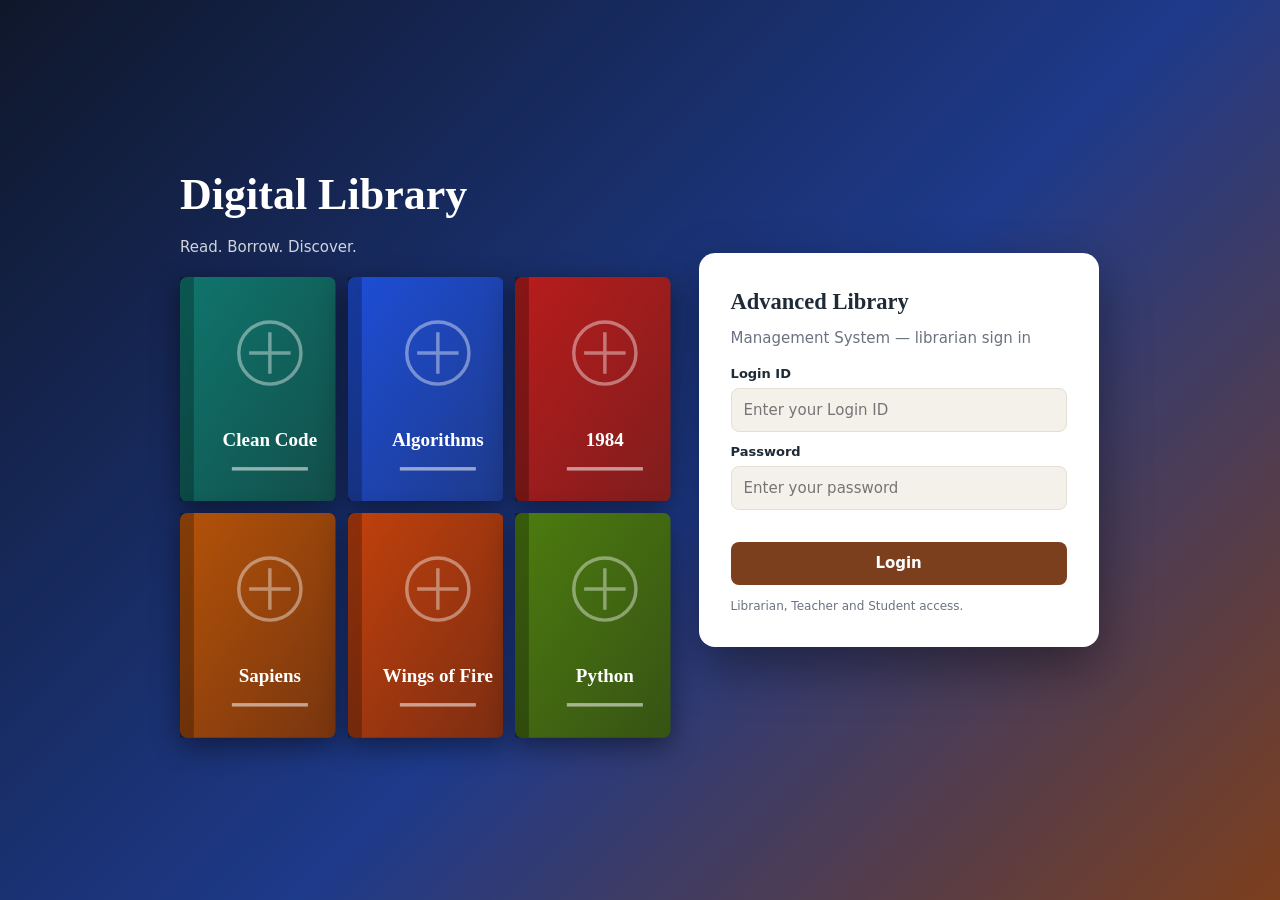
<file: index.html>
<!DOCTYPE html>
<html lang="en">
<head>
<meta charset="utf-8">
<meta name="viewport" content="width=device-width, initial-scale=1, viewport-fit=cover">
<title>Advanced Library Management System</title>
<style>
:root{--bg:#f4f1ea;--card:#fff;--ink:#1f2a37;--mut:#6b7280;--pri:#7c3f1d;--pri2:#a4582a;--line:#e5dfd3;--ok:#1b7f4c;--bad:#b42318;--warn:#b7791f;--side:#2b1a10;
box-sizing:border-box;padding-top:env(safe-area-inset-top,0px);padding-bottom:env(safe-area-inset-bottom,0px)}
@media (prefers-color-scheme:dark){:root:not([data-theme="light"]){--bg:#17120e;--card:#221b15;--ink:#f1e9df;--mut:#a89b8c;--line:#3a2f26;--side:#0f0b08;--pri:#d08a54;--pri2:#e3a16b}}
:root[data-theme="dark"]{--bg:#17120e;--card:#221b15;--ink:#f1e9df;--mut:#a89b8c;--line:#3a2f26;--side:#0f0b08;--pri:#d08a54;--pri2:#e3a16b}
html{scroll-padding-top:env(safe-area-inset-top,0px)}
*{box-sizing:border-box}body{margin:0;background:var(--bg);color:var(--ink);font:15px/1.5 system-ui,-apple-system,"Segoe UI",Roboto,sans-serif}
h1,h2,h3{font-family:Georgia,"Times New Roman",serif;margin:0 0 .5rem}
#login{min-height:100vh;display:grid;place-items:center;padding:20px;background:linear-gradient(135deg,#0f172a,#1e3a8a 55%,#7c3f1d)}
.lbox{background:var(--card);border-radius:16px;padding:32px;width:100%;max-width:400px;box-shadow:0 20px 50px #0006;animation:up .5s}
.shelf{display:flex;gap:4px;align-items:flex-end;height:60px;margin-bottom:14px;border-bottom:5px solid var(--pri)}
.shelf i{display:block;width:16px;border-radius:2px 2px 0 0;background:var(--pri2)}
@keyframes up{from{opacity:0;transform:translateY(14px)}to{opacity:1;transform:none}}
label{display:block;font-weight:600;margin:10px 0 4px;font-size:13px}
input,select{width:100%;padding:10px 12px;border:1px solid var(--line);border-radius:8px;background:var(--bg);color:var(--ink);font:inherit}
input:focus,select:focus,button:focus-visible{outline:2px solid var(--pri2);outline-offset:1px}
.btn{background:var(--pri);color:#fff;border:0;border-radius:8px;padding:10px 16px;font:inherit;font-weight:600;cursor:pointer;transition:.15s}
.btn:hover{background:var(--pri2);transform:translateY(-1px)}.btn.sm{padding:5px 10px;font-size:13px}.btn.ghost{background:transparent;color:var(--pri);border:1px solid var(--pri)}.btn.red{background:var(--bad)}
.err{color:var(--bad);font-size:13px;min-height:18px;margin-top:8px}
#app{display:none;min-height:100vh}
aside{position:fixed;inset:0 auto 0 0;width:220px;background:var(--side);color:#eadfd2;padding:18px 12px;padding-top:calc(18px + env(safe-area-inset-top,0px));z-index:20;transition:.25s}
aside h2{color:#fff;font-size:17px;padding:0 8px 14px}
aside a{display:block;padding:10px 12px;border-radius:8px;color:inherit;text-decoration:none;margin-bottom:2px}
aside a:hover,aside a.on{background:#ffffff1f;color:#fff}
main{margin-left:220px;padding:20px}
.top{display:flex;align-items:center;gap:12px;justify-content:space-between;margin-bottom:16px;flex-wrap:wrap}
#menu{display:none}
.grid{display:grid;grid-template-columns:repeat(auto-fit,minmax(170px,1fr));gap:14px;margin-bottom:18px}
.card{background:var(--card);border:1px solid var(--line);border-radius:12px;padding:16px}
.stat b{font-size:28px;display:block;font-family:Georgia,serif}.stat span{color:var(--mut);font-size:13px}
.bar{display:flex;gap:10px;flex-wrap:wrap;margin-bottom:12px}.bar>*{flex:1;min-width:130px}
.tw{overflow-x:auto}table{width:100%;border-collapse:collapse}
th,td{text-align:left;padding:9px 10px;border-bottom:1px solid var(--line);white-space:nowrap;font-size:14px}
th{color:var(--mut);font-size:12px;text-transform:uppercase;letter-spacing:.04em;cursor:pointer}
.tag{padding:2px 9px;border-radius:99px;font-size:12px;font-weight:600;background:#0001}
.Available,.Returned,.Active{color:var(--ok)}.Issued{color:var(--warn)}.Overdue,.Unavailable,.Inactive{color:var(--bad)}
dialog{border:0;border-radius:14px;padding:22px;width:min(480px,94vw);background:var(--card);color:var(--ink)}
dialog::backdrop{background:#0008}
#toast{position:fixed;right:16px;bottom:calc(16px + env(safe-area-inset-bottom,0px));padding:12px 18px;border-radius:10px;color:#fff;display:none;z-index:50;animation:up .3s}
.chart{display:flex;align-items:center;gap:8px;margin:6px 0;font-size:13px}.chart div{height:18px;border-radius:4px;background:var(--pri2);min-width:4px;transition:width .6s}
#thanks{display:none;min-height:100vh;place-items:center;text-align:center;padding:20px;background:linear-gradient(135deg,#2b1a10,#7c3f1d);color:#fff}
#thanks h1{font-size:clamp(44px,12vw,88px)}
@media(max-width:800px){aside{transform:translateX(-100%)}aside.open{transform:none}main{margin-left:0;padding:14px}#menu{display:inline-block}}
.lwrap{display:grid;grid-template-columns:1.1fr .9fr;gap:28px;align-items:center;max-width:920px;width:100%}
.hero{color:#fff}.hero h2{font-size:clamp(28px,5vw,44px);color:#fff}.hero p{opacity:.8;margin:0 0 18px}
#covers{display:grid;grid-template-columns:repeat(3,1fr);gap:12px}
.cov{width:100%;filter:drop-shadow(0 8px 14px #0007);animation:up .6s both;transition:.2s}.cov:hover{transform:translateY(-6px) rotate(-2deg)}
.ro .edit{display:none!important}.tch td.edit.t{display:table-cell!important}.tch button.edit.t{display:inline-block!important}
@media(max-width:800px){.lwrap{grid-template-columns:1fr}#covers{grid-template-columns:repeat(6,1fr);gap:6px}}
.th{display:inline-grid;place-items:center;width:28px;height:40px;border-radius:2px 4px 4px 2px;background:linear-gradient(135deg,var(--a),var(--b));color:#fff;font:700 10px Georgia,serif;border-left:4px solid #0005;margin-right:8px;vertical-align:middle}
.strip{display:grid;grid-template-columns:repeat(6,1fr);gap:10px;max-width:560px}
</style>
</head>
<body>

<section id="login"><div class="lwrap"><div class="hero"><h2>Digital Library</h2><p>Read. Borrow. Discover.</p><div id="covers"></div></div>
 <div class="lbox">
  <h1>Advanced Library</h1><p style="color:var(--mut);margin-top:0">Management System &mdash; librarian sign in</p>
  <label for="lid">Login ID</label>
  <input id="lid" autocomplete="username" placeholder="Enter your Login ID" onkeydown="if(event.key==='Enter')$('lpw').focus()">
  <label for="lpw">Password</label>
  <input id="lpw" type="password" autocomplete="current-password" placeholder="Enter your password" onkeydown="if(event.key==='Enter')login()">
  <div class="err" id="lerr" role="alert"></div>
  <button class="btn" style="width:100%;margin-top:6px" onclick="login()">Login</button>
  <p style="color:var(--mut);font-size:12px;margin-bottom:0">Librarian, Teacher and Student access.</p>
 </div></div>
</section>

<div id="app">
 <aside id="side"><h2>📚 Advanced Library</h2><nav id="nav"></nav></aside>
 <main>
  <div class="top"><div><button class="btn ghost sm" id="menu" onclick="side.classList.toggle('open')" aria-label="Menu">☰ Menu</button> <span id="crumb" style="color:var(--mut)"></span></div>
  <span style="color:var(--mut)">Signed in as <b id="who"></b></span></div>
  <div id="view"></div>
 </main>
</div>

<section id="thanks"><div><h1>Thank You</h1><p>Thank you for using the Advanced Library Management System.</p><button class="btn" onclick="showLogin()">Back to Login</button></div></section>

<dialog id="dlg"><form id="dform" onsubmit="return false"><h3 id="dt"></h3><div id="df"></div><div class="err" id="derr"></div><div style="display:flex;gap:8px;justify-content:flex-end;margin-top:12px"><button type="button" class="btn ghost" onclick="dlg.close()">Cancel</button><button class="btn" id="dsave">Save</button></div></form></dialog>
<div id="toast" role="status"></div>

<script>
const $=id=>document.getElementById(id);
const esc=s=>String(s??'').replace(/[&<>"']/g,c=>({'&':'&amp;','<':'&lt;','>':'&gt;','"':'&quot;',"'":'&#39;'}[c]));
const iso=d=>d.toISOString().slice(0,10);
const today=()=>iso(new Date());
const plus=n=>{const d=new Date();d.setDate(d.getDate()+n);return iso(d)};
const days=(a,b)=>Math.round((new Date(b)-new Date(a))/864e5);
const K='alms_v2';

/* ---------- Data layer (lists, dicts, sets, stack, queue) ---------- */
function seed(){const s=seed0();s.members.forEach((m,i)=>m.pid='P'+(1001+i));s.books.forEach(b=>b.handler='Anish');s.tot={books:5000,avail:3500,members:5000,fine:800};return s}
function seed0(){
 const b=(id,isbn,title,author,cat,pub,yr,q,a,sh)=>({id,isbn,title,author,category:cat,publisher:pub,year:yr,qty:q,avail:a,shelf:sh});
 return{fine:5,seq:{b:9,m:6,t:5},
 books:[b('B001','9780132350884','Clean Code','Robert C. Martin','Programming','Prentice Hall',2008,4,3,'A1'),
 b('B002','9780262033848','Introduction to Algorithms','T. H. Cormen','Computer Science','MIT Press',2009,3,2,'A2'),
 b('B003','9780451524935','1984','George Orwell','Fiction','Signet',1950,5,5,'C3'),
 b('B004','9780060935467','To Kill a Mockingbird','Harper Lee','Fiction','Harper',1960,3,3,'C4'),
 b('B005','9788129135520','Wings of Fire','A. P. J. Abdul Kalam','Biography','Universities Press',1999,4,3,'D1'),
 b('B006','9780321573513','Algorithms','Robert Sedgewick','Computer Science','Addison-Wesley',2011,2,2,'A3'),
 b('B007','9780143127741','Sapiens','Yuval N. Harari','History','Penguin',2015,3,3,'E2'),
 b('B008','9781593279288','Python Crash Course','Eric Matthes','Programming','No Starch',2019,4,4,'A1')],
 members:[{id:'M001',name:'Anish Kumar',email:'anish@example.com',phone:'9876500001',address:'Ahilyanagar',date:'2026-01-10',status:'Active'},
 {id:'M002',name:'Priya Sharma',email:'priya@example.com',phone:'9876500002',address:'Pune',date:'2026-02-14',status:'Active'},
 {id:'M003',name:'Rahul Patil',email:'rahul@example.com',phone:'9876500003',address:'Mumbai',date:'2026-03-01',status:'Active'},
 {id:'M004',name:'Sneha Joshi',email:'sneha@example.com',phone:'9876500004',address:'Nashik',date:'2026-04-20',status:'Active'},
 {id:'M005',name:'Vikram Singh',email:'vikram@example.com',phone:'9876500005',address:'Delhi',date:'2026-05-05',status:'Inactive'}],
 tx:[{id:'T001',bookId:'B001',memberId:'M002',issue:plus(-25),due:plus(-11),ret:plus(-8),fine:15},
 {id:'T002',bookId:'B002',memberId:'M001',issue:plus(-20),due:plus(-6),ret:'',fine:0},
 {id:'T003',bookId:'B005',memberId:'M003',issue:plus(-3),due:plus(11),ret:'',fine:0},
 {id:'T004',bookId:'B001',memberId:'M004',issue:plus(-2),due:plus(12),ret:'',fine:0}]};
}
let S=null;try{S=JSON.parse(localStorage.getItem(K))}catch(e){}
if(!S||!S.books)S=seed();
const save=()=>{try{localStorage.setItem(K,JSON.stringify(S))}catch(e){}};
const dict=(arr,k='id')=>Object.fromEntries(arr.map(x=>[x[k],x]));            // dictionary for O(1) lookup
const categories=()=>[...new Set(S.books.map(b=>b.category))].sort();          // set for unique categories
const nextId=(p,k)=>p+String(S.seq[k]++).padStart(3,'0');
const undoStack=[];                                                             // stack of recent actions
const pending=[];                                                               // queue of pending notifications
const log=m=>{undoStack.push([new Date().toLocaleTimeString(),m]);if(undoStack.length>8)undoStack.shift()};
const CAT=`To Kill a Mockingbird|Harper Lee|Classics
1984|George Orwell|Fiction
Pride and Prejudice|Jane Austen|Romance
The Alchemist|Paulo Coelho|Fiction
The Hobbit|J. R. R. Tolkien|Fantasy
Harry Potter and the Philosopher's Stone|J. K. Rowling|Fantasy
The Lord of the Rings|J. R. R. Tolkien|Fantasy
The Catcher in the Rye|J. D. Salinger|Fiction
Animal Farm|George Orwell|Fiction
Jane Eyre|Charlotte Brontë|Classics
Wuthering Heights|Emily Brontë|Classics
Little Women|Louisa May Alcott|Classics
The Kite Runner|Khaled Hosseini|Fiction
The Book Thief|Markus Zusak|Fiction
The Da Vinci Code|Dan Brown|Mystery
Angels & Demons|Dan Brown|Mystery
The Fault in Our Stars|John Green|Young Adult
The Hunger Games|Suzanne Collins|Young Adult
Catching Fire|Suzanne Collins|Young Adult
Mockingjay|Suzanne Collins|Young Adult
The Chronicles of Narnia|C. S. Lewis|Fantasy
The Secret Garden|Frances Hodgson Burnett|Children
The Little Prince|Antoine de Saint-Exupéry|Children
The Old Man and the Sea|Ernest Hemingway|Classics
Moby-Dick|Herman Melville|Classics
Great Expectations|Charles Dickens|Classics
Oliver Twist|Charles Dickens|Classics
A Tale of Two Cities|Charles Dickens|Classics
David Copperfield|Charles Dickens|Classics
The Adventures of Tom Sawyer|Mark Twain|Classics
The Adventures of Huckleberry Finn|Mark Twain|Classics
Robinson Crusoe|Daniel Defoe|Adventure
Treasure Island|Robert Louis Stevenson|Adventure
Around the World in Eighty Days|Jules Verne|Adventure
The Time Machine|H. G. Wells|Science Fiction
War of the Worlds|H. G. Wells|Science Fiction
Frankenstein|Mary Shelley|Horror
Dracula|Bram Stoker|Horror
The Picture of Dorian Gray|Oscar Wilde|Classics
The Alchemist's Secret|Scott Mariani|Mystery
The Silent Patient|Alex Michaelides|Mystery
The Midnight Library|Matt Haig|Fiction
The Seven Husbands of Evelyn Hugo|Taylor Jenkins Reid|Fiction
Where the Crawdads Sing|Delia Owens|Fiction
Educated|Tara Westover|Biography
Becoming|Michelle Obama|Biography
Atomic Habits|James Clear|Self-Help
The Power of Habit|Charles Duhigg|Self-Help
Think and Grow Rich|Napoleon Hill|Self-Help
Rich Dad Poor Dad|Robert Kiyosaki|Finance
The Psychology of Money|Morgan Housel|Finance
The 7 Habits of Highly Effective People|Stephen R. Covey|Self-Help
How to Win Friends and Influence People|Dale Carnegie|Self-Help
Deep Work|Cal Newport|Self-Help
The Power of Now|Eckhart Tolle|Self-Help
Man's Search for Meaning|Viktor E. Frankl|Philosophy
Ikigai|Héctor García|Self-Help
Sapiens|Yuval Noah Harari|History
Homo Deus|Yuval Noah Harari|History
A Brief History of Time|Stephen Hawking|Science
Cosmos|Carl Sagan|Science
The Selfish Gene|Richard Dawkins|Science
Silent Spring|Rachel Carson|Science
The Origin of Species|Charles Darwin|Science
The Art of War|Sun Tzu|Philosophy
The Republic|Plato|Philosophy
Meditations|Marcus Aurelius|Philosophy
The Odyssey|Homer|Classics
The Iliad|Homer|Classics
Don Quixote|Miguel de Cervantes|Classics
The Divine Comedy|Dante Alighieri|Classics
The Count of Monte Cristo|Alexandre Dumas|Adventure
Les Misérables|Victor Hugo|Classics
The Three Musketeers|Alexandre Dumas|Adventure
The Call of the Wild|Jack London|Adventure
White Fang|Jack London|Adventure
The Jungle Book|Rudyard Kipling|Children
Alice's Adventures in Wonderland|Lewis Carroll|Children
Through the Looking-Glass|Lewis Carroll|Children
Peter Pan|J. M. Barrie|Children
The Wonderful Wizard of Oz|L. Frank Baum|Children
Charlie and the Chocolate Factory|Roald Dahl|Children
Matilda|Roald Dahl|Children
The Giver|Lois Lowry|Young Adult
The Maze Runner|James Dashner|Young Adult
Divergent|Veronica Roth|Young Adult
The Perks of Being a Wallflower|Stephen Chbosky|Young Adult
Looking for Alaska|John Green|Young Adult
Paper Towns|John Green|Young Adult
Tuesdays with Morrie|Mitch Albom|Biography
The Five People You Meet in Heaven|Mitch Albom|Fiction
The Monk Who Sold His Ferrari|Robin Sharma|Self-Help
Wings of Fire|A. P. J. Abdul Kalam|Biography
The Guide|R. K. Narayan|Fiction
Train to Pakistan|Khushwant Singh|Fiction
Malgudi Days|R. K. Narayan|Fiction`;
function addCatalog(){if(S.tot.fine==null)S.tot.fine=800;if(S.cat)return;const have=new Set(S.books.map(b=>b.title.toLowerCase()));let n=0;
 CAT.split('\n').forEach(l=>{const [t,a,c]=l.split('|');if(!t||have.has(t.toLowerCase()))return;const id=nextId('B','b');S.books.push({id,isbn:'ISBN-'+id,title:t,author:a,category:c,publisher:'—',year:'',qty:5,avail:5,shelf:'S'+(n%20+1),handler:'Anish'});have.add(t.toLowerCase());n++});S.cat=1;save()}
addCatalog();
const CAT2=`Classics::The Great Gatsby|To Kill a Mockingbird|1984|Pride and Prejudice|Jane Eyre|Wuthering Heights|Little Women|Great Expectations|Oliver Twist|A Tale of Two Cities|David Copperfield|The Old Man and the Sea|Moby-Dick|The Catcher in the Rye|The Grapes of Wrath|The Scarlet Letter|The Adventures of Tom Sawyer|The Adventures of Huckleberry Finn|Robinson Crusoe|Treasure Island|The Secret Garden|The Picture of Dorian Gray|Dracula|Frankenstein|The Call of the Wild|White Fang|The Jungle Book|Alice's Adventures in Wonderland|Through the Looking-Glass|Peter Pan|The Wonderful Wizard of Oz|Don Quixote|The Count of Monte Cristo|Les Misérables|The Three Musketeers|The Odyssey|The Iliad|The Divine Comedy|The Republic|Meditations|Crime and Punishment|The Brothers Karamazov|Anna Karenina|War and Peace|The Idiot|Fathers and Sons|Madame Bovary|The Stranger|The Plague|The Metamorphosis
Modern Fiction::The Alchemist|The Kite Runner|A Thousand Splendid Suns|The Book Thief|The Da Vinci Code|Angels & Demons|Inferno|The Lost Symbol|The Girl with the Dragon Tattoo|The Girl Who Played with Fire|The Girl Who Kicked the Hornets' Nest|The Silent Patient|The Midnight Library|Where the Crawdads Sing|The Seven Husbands of Evelyn Hugo|The Night Circus|The Goldfinch|Normal People|Little Fires Everywhere|The Vanishing Half|The Underground Railroad|The Road|Life of Pi|The Curious Incident of the Dog in the Night-Time|The Lovely Bones|The Help|The Secret History|The Shadow of the Wind|The Name of the Rose|The Pillars of the Earth|The Book of Lost Things|The Ocean at the End of the Lane|Neverwhere|American Gods|Good Omens|The Martian|Project Hail Mary|Ready Player One|Cloud Atlas|Station Eleven|The Handmaid's Tale|The Testaments|The Road to Little Dribbling|The Invisible Life of Addie LaRue|The House in the Cerulean Sea|The Song of Achilles|Circe|The Priory of the Orange Tree|The Invisible Man|The Time Traveler's Wife
Mystery & Thriller::The Hound of the Baskervilles|A Study in Scarlet|The Sign of Four|The Murder of Roger Ackroyd|Murder on the Orient Express|Death on the Nile|And Then There Were None|The ABC Murders|The Mysterious Affair at Styles|Five Little Pigs|The Big Sleep|The Maltese Falcon|Gone Girl|The Woman in the Window|The Woman in Cabin 10|The Couple Next Door|The Girl on the Train|Sharp Objects|Dark Places|Before I Go to Sleep|The Reversal|The Lincoln Lawyer|The Poet|The Black Echo|The Snowman|The Bat|The Leopard|The Redbreast|The Chestnut Man|The Keeper of Lost Causes|The Dry|Force of Nature|The Whisper Man|The Chalk Man|The Hunting Party|The Guest List|The Sanatorium|The Paris Apartment|The It Girl|The Last Thing He Told Me|The Couple at No. 9|The Family Upstairs|The Family Remains|The Good Daughter|The Last Mrs. Parrish|The Other Mrs.|The Turn of the Key|The Lying Game|The Woman in the Library|The Maid
Science Fiction::Dune|Dune Messiah|Children of Dune|Foundation|Foundation and Empire|Second Foundation|I, Robot|The Caves of Steel|The Naked Sun|The Left Hand of Darkness|The Dispossessed|Neuromancer|Snow Crash|Do Androids Dream of Electric Sheep?|Fahrenheit 451|Brave New World|The War of the Worlds|The Time Machine|The Invisible Man|The First Men in the Moon|The Martian Chronicles|The Illustrated Man|The Hitchhiker's Guide to the Galaxy|The Restaurant at the End of the Universe|Life, the Universe and Everything|Ender's Game|Speaker for the Dead|The Forever War|Starship Troopers|Childhood's End|2001: A Space Odyssey|2010: Odyssey Two|Jurassic Park|The Lost World|The Andromeda Strain|Sphere|Contact|Solaris|Roadside Picnic|The Three-Body Problem|The Dark Forest|Death's End|The Fifth Season|The Obelisk Gate|The Stone Sky|Hyperion|The Fall of Hyperion|The Stars My Destination|A Wrinkle in Time|The City & the City
Fantasy::The Hobbit|The Fellowship of the Ring|The Two Towers|The Return of the King|Harry Potter and the Philosopher's Stone|Harry Potter and the Chamber of Secrets|Harry Potter and the Prisoner of Azkaban|Harry Potter and the Goblet of Fire|Harry Potter and the Order of the Phoenix|Harry Potter and the Half-Blood Prince|Harry Potter and the Deathly Hallows|The Lion, the Witch and the Wardrobe|Prince Caspian|The Voyage of the Dawn Treader|The Silver Chair|The Horse and His Boy|The Magician's Nephew|The Last Battle|A Game of Thrones|A Clash of Kings|A Storm of Swords|A Feast for Crows|A Dance with Dragons|The Name of the Wind|The Wise Man's Fear|The Way of Kings|Words of Radiance|Oathbringer|Rhythm of War|Mistborn|The Well of Ascension|The Hero of Ages|The Final Empire|The Blade Itself|Before They Are Hanged|Last Argument of Kings|The Once and Future King|The Earthsea Trilogy|A Wizard of Earthsea|The Tombs of Atuan|The Farthest Shore|Stardust|The Ocean at the End of the Lane|The Golden Compass|The Subtle Knife|The Amber Spyglass|Eragon|Eldest|Brisingr|Inheritance
Romance::The Notebook|The Wedding|Message in a Bottle|A Walk to Remember|Dear John|Safe Haven|The Choice|Nights in Rodanthe|Me Before You|After You|Still Me|One Day|The Rosie Project|The Rosie Effect|Love, Rosie|The Fault in Our Stars|Looking for Alaska|Paper Towns|Eleanor & Park|Red, White & Royal Blue|The Hating Game|Beach Read|People We Meet on Vacation|Book Lovers|It Ends with Us|It Starts with Us|The Kiss Quotient|The Wedding Date|The Unhoneymooners|The Flatshare|One Last Stop|The Light We Lost|The Time Traveler's Wife|The Bridges of Madison County|Love in the Time of Cholera|The Princess Bride|Far from the Madding Crowd|Sense and Sensibility|Persuasion|Emma|Northanger Abbey|Mansfield Park|The Age of Innocence|Rebecca|The Thorn Birds|The English Patient|Water for Elephants|The Light Between Oceans|The Paris Library
Self-Help::Atomic Habits|The Power of Habit|Deep Work|Digital Minimalism|Essentialism|The 7 Habits of Highly Effective People|How to Win Friends and Influence People|Think and Grow Rich|The Power of Now|Man's Search for Meaning|The Monk Who Sold His Ferrari|Who Moved My Cheese?|The Secret|The Magic of Thinking Big|Awaken the Giant Within|Unlimited Power|The Compound Effect|The One Thing|Eat That Frog!|Getting Things Done|Mindset|Grit|Drive|Start with Why|Leaders Eat Last|Dare to Lead|The 5 AM Club|The Miracle Morning|Make Your Bed|Can't Hurt Me|The Mountain Is You|The Courage to Be Disliked|Ikigai|The Art of Happiness|The Four Agreements|The Alchemist's Way|The Subtle Art of Not Giving a F*ck|Everything Is Figureoutable|The Confidence Gap|The Gifts of Imperfection|The Happiness Project|The Art of Possibility|The War of Art|Show Your Work!|Steal Like an Artist|Big Magic|The Creative Act|The Artist's Way|Quiet|Thinking, Fast and Slow
Business & Finance::Rich Dad Poor Dad|The Psychology of Money|The Intelligent Investor|One Up On Wall Street|Common Stocks and Uncommon Profits|The Little Book of Common Sense Investing|A Random Walk Down Wall Street|Security Analysis|The Millionaire Next Door|The Richest Man in Babylon|The Total Money Makeover|Your Money or Your Life|The Automatic Millionaire|The Millionaire Fastlane|The Simple Path to Wealth|The Essays of Warren Buffett|Principles|Good to Great|Built to Last|Blue Ocean Strategy|The Lean Startup|Zero to One|The Hard Thing About Hard Things|Rework|Good Strategy Bad Strategy|The Innovator's Dilemma|Crossing the Chasm|Measure What Matters|The E-Myth Revisited|Start Something That Matters|The $100 Startup|The 4-Hour Workweek|The Personal MBA|Influence|Contagious|Hooked|Purple Cow|Made to Stick|Positioning|The 22 Immutable Laws of Marketing|Marketing Management|Principles of Marketing|The 1-Page Marketing Plan|Jab, Jab, Jab, Right Hook|Crushing It!|Shoe Dog|Steve Jobs|Elon Musk|The Everything Store|Becoming Steve Jobs
Science & Technology::A Brief History of Time|The Universe in a Nutshell|Cosmos|Astrophysics for People in a Hurry|Pale Blue Dot|The Elegant Universe|The Fabric of the Cosmos|The Selfish Gene|The Gene|Sapiens|Homo Deus|21 Lessons for the 21st Century|Guns, Germs, and Steel|The Origin of Species|On the Origin of Species|Silent Spring|The Double Helix|Surely You're Joking, Mr. Feynman!|Six Easy Pieces|Seven Brief Lessons on Physics|The Demon-Haunted World|The Structure of Scientific Revolutions|The Code Book|The Information|Life 3.0|Superintelligence|The Singularity Is Near|Artificial Intelligence|Deep Learning|Hands-On Machine Learning|Python Crash Course|Automate the Boring Stuff with Python|Clean Code|The Pragmatic Programmer|Design Patterns|Computer Networking|Operating System Concepts|Database System Concepts|Introduction to Algorithms|Computer Architecture|Artificial Intelligence: A Modern Approach|Computer Systems: A Programmer's Perspective|Don't Make Me Think|The Clean Coder|Code Complete|Head First Java|Head First Python|Learning SQL|Eloquent JavaScript|JavaScript: The Good Parts
Indian Literature::Wings of Fire|Ignited Minds|My Journey|The Guide|Malgudi Days|Swami and Friends|The Bachelor of Arts|The English Teacher|The Vendor of Sweets|Train to Pakistan|The Room on the Roof|The Blue Umbrella|The God of Small Things|Midnight's Children|The Inheritance of Loss|The White Tiger|A Suitable Boy|The Namesake|Interpreter of Maladies|The Palace of Illusions|The Immortals of Meluha|The Secret of the Nagas|The Oath of the Vayuputras|Chanakya's Chant|Five Point Someone|One Indian Girl|2 States|Revolution 2020|Half Girlfriend|The 3 Mistakes of My Life|The Ministry of Utmost Happiness|The Great Indian Novel|The Shadow Lines|The Calcutta Chromosome|Sea of Poppies|The Lowland|The Glass Palace|The Hungry Tide|The Illicit Happiness of Other People|The Last Mughal|The Argumentative Indian|An Era of Darkness|India After Gandhi|Discovery of India|My Experiments with Truth|Untouchable|Coolie|Godan|Gitanjali`;
function addCatalog2(){if(S.cat2)return;const have=new Set(S.books.map(b=>b.title.toLowerCase()));let n=0;
 CAT2.split('\n').forEach(l=>{const [c,list]=l.split('::');list.split('|').forEach(t=>{if(!t||have.has(t.toLowerCase()))return;const id=nextId('B','b');S.books.push({id,isbn:'ISBN-'+id,title:t,author:'—',category:c,publisher:'—',year:'',qty:5,avail:5,shelf:'R'+(n%30+1),handler:'Anish'});have.add(t.toLowerCase());n++})});S.cat2=1;save()}
const FN='Aarav Vivaan Aditya Arjun Sai Ishaan Krishna Rohan Rahul Amit Sanjay Vikram Suresh Rajesh Nikhil Karan Ravi Manish Deepak Harsh Ananya Diya Aadhya Saanvi Priya Neha Pooja Kavya Riya Sneha Isha Meera Anjali Shreya Nisha Tanvi Aisha Fatima Zoya Simran Gurpreet Harleen Lakshmi Radha Sita Divya Swati Komal'.split(' ');
const LN='Sharma Verma Patil Joshi Kulkarni Deshmukh Jadhav Pawar Shinde More Gaikwad Kale Bhosale Chavan Nair Iyer Reddy Rao Naidu Menon Pillai Gupta Agarwal Jain Mehta Shah Patel Desai Trivedi Bhatt Singh Kaur Gill Sandhu Khan Ansari Qureshi Sheikh Das Ghosh Banerjee Chatterjee Mukherjee Roy Sen Bose Dutta Mishra Tiwari'.split(' ');
const CITY=['Pune','Mumbai','Nashik','Nagpur','Ahilyanagar','Kolhapur','Delhi','Hyderabad','Chennai','Kolkata'];
function addMembers(){if(S.mem)return;const N=FN.length,M=LN.length;
 for(let i=0;i<4995;i++){const c=Math.floor(i/(N*M)),f=FN[i%N],l=LN[Math.floor(i/N)%M],id=nextId('M','m');
  S.members.push({id,pid:'P'+(1006+i),name:f+(c?' '+'ABCDEFGHIJ'[c]+'.':'')+' '+l,email:(f+'.'+l+'.'+id).toLowerCase()+'@example.com',phone:'98'+String(10000000+i*37),address:CITY[i%CITY.length],date:'2026-0'+(1+i%9)+'-'+String(1+i%28).padStart(2,'0'),status:i%13?'Active':'Inactive'})}
 S.tot.members=5000;S.mem=1;save()}
addCatalog2();addMembers();
const status=t=>t.ret?'Returned':(t.due<today()?'Overdue':'Issued');
const fineFor=(due,ret)=>Math.max(0,days(due,ret))*S.fine;
function toast(m,ok=true){pending.push([m,ok]);const t=$('toast');const [msg,g]=pending.shift();t.textContent=msg;t.style.background=g?'var(--ok)':'var(--bad)';t.style.display='block';clearTimeout(toast.h);toast.h=setTimeout(()=>t.style.display='none',2800)}

/* ---------- Generic modal form ---------- */
function form(title,fields,vals,onSave){
 $('dt').textContent=title;$('derr').textContent='';
 $('df').innerHTML=fields.map(([k,l,t,req,opts])=>`<label for="f_${k}">${l}${req?' *':''}</label>`+(t==='select'?`<select id="f_${k}">${opts.map(o=>`<option ${o===vals[k]?'selected':''}>${esc(o)}</option>`).join('')}</select>`:`<input id="f_${k}" type="${t||'text'}" value="${esc(vals[k]??'')}" ${req?'required':''}>`)).join('');
 $('dform').onsubmit=e=>{e.preventDefault();const o={};for(const [k,l,t,req] of fields){o[k]=$('f_'+k).value.trim();if(req&&!o[k]){$('derr').textContent=l+' is required.';return false}}
  const r=onSave(o);if(r){$('derr').textContent=r;return false}dlg.close();return false};
 dlg.showModal();
}

/* ---------- Auth ---------- */
const USERS={jay23:{p:'jay2312',role:'admin'},anish:{p:'anish1907',role:'admin'},student:{p:'student',role:'student'},teacher:{p:'teacher123',role:'teacher'}};
const LBL={admin:'jay23 (Librarian)',teacher:'teacher',student:'student'};
const ACL={admin:['dashboard','books','members','issue','return','search','transactions','reports','about','logout'],teacher:['dashboard','books','members','search','transactions','reports','about','logout'],student:['dashboard','books','search','about','logout']};
let ROLE='';
function login(){const id=$('lid').value.trim().toLowerCase(),pw=$('lpw').value,u=USERS[id];
 if(!id||!pw){$('lerr').textContent='Enter your Login ID and password.';return}
 if(!u||u.p!==pw){$('lerr').textContent='Invalid Login ID or password.';return}
 ROLE=u.role;try{sessionStorage.setItem('role',ROLE)}catch(e){}$('lpw').value='';enter()}
function enter(){$('login').style.display='none';$('thanks').style.display='none';$('app').style.display='block';document.body.classList.toggle('ro',ROLE!=='admin');document.body.classList.toggle('tch',ROLE==='teacher');$('who').textContent=LBL[ROLE];buildNav();go('dashboard')}
function logout(){ROLE='';try{sessionStorage.removeItem('role')}catch(e){}$('app').style.display='none';$('thanks').style.display='grid';location.hash=''}
function showLogin(){$('lpw').value='';$('thanks').style.display='none';$('login').style.display='grid';$('lid').value='';$('lerr').textContent=''}

/* ---------- Router ---------- */
const NAV=[['dashboard','🏠 Dashboard'],['books','📖 Books'],['members','👥 Members'],['issue','📤 Issue Book'],['return','📥 Return Book'],['search','🔍 Search'],['transactions','🧾 Transactions'],['reports','📊 Reports'],['about','ℹ️ About'],['logout','🚪 Logout']];
const buildNav=()=>{$('nav').innerHTML=NAV.filter(n=>ACL[ROLE].includes(n[0])).map(([r,l])=>`<a href="#${r}" data-r="${r}">${l}</a>`).join('')};
addEventListener('hashchange',()=>{if($('app').style.display==='block')go(location.hash.slice(1))});
function go(r){if(r==='logout')return logout();if(!V[r]||!ACL[ROLE].includes(r))r='dashboard';
 document.querySelectorAll('#nav a').forEach(a=>a.classList.toggle('on',a.dataset.r===r));
 $('crumb').textContent=NAV.find(n=>n[0]===r)[1];side.classList.remove('open');$('view').innerHTML=V[r]();if(A[r])A[r]()}
const tbl=(h,rows,lim=1e9)=>`<div class="tw"><table><thead><tr>${h.map(x=>`<th>${x}</th>`).join('')}</tr></thead><tbody>${rows.slice(0,lim).join('')||`<tr><td colspan="${h.length}" style="color:var(--mut)">No records found.</td></tr>`}</tbody></table></div>${rows.length>lim?`<p style="color:var(--mut)">Showing first ${lim} of ${rows.length}. Use search to narrow down.</p>`:''}`;
const thumb=t=>{let h=0;for(const c of t)h=(h*31+c.charCodeAt(0))%360;const w=t.split(/\s+/).filter(x=>/[A-Za-z0-9]/.test(x)).slice(0,2).map(x=>x[0]).join('').toUpperCase();return`<span class="th" style="--a:hsl(${h} 55% 38%);--b:hsl(${(h+40)%360} 60% 22%)">${esc(w)}</span>`};
const tag=s=>`<span class="tag ${s}">${s}</span>`;
const stat=(n,l)=>`<div class="card stat"><b>${n}</b><span>${l}</span></div>`;
const counts=()=>{const t=S.tx,open=t.filter(x=>!x.ret);return{books:S.tot.books,avail:S.tot.avail,issued:S.tot.books-S.tot.avail,members:S.tot.members,over:open.filter(x=>x.due<today()).length,fines:S.tot.fine}};
const txRow=t=>{const b=dict(S.books)[t.bookId]||{},m=dict(S.members)[t.memberId]||{},s=status(t);return`<tr><td>${t.id}</td><td>${t.bookId}</td><td>${esc(b.title)}</td><td>${t.memberId}</td><td>${esc(m.pid)}</td><td>${esc(m.name)}</td><td>${t.issue}</td><td>${t.due}</td><td>${t.ret||'—'}</td><td>${tag(s)}</td><td>₹${t.fine||0}</td><td class="edit t"><button class="btn sm ghost" onclick="txForm('${t.id}')">Edit</button></td></tr>`};
const TXH=['ID','Book ID','Title','Member ID','PID','Member','Issued','Due','Returned','Status','Fine',''];

const V={},A={};
/* Dashboard */
V.dashboard=()=>{const c=counts();return`<div class="top"><h1>Dashboard</h1><button class="btn ghost edit t" onclick="editTotals()">✎ Edit totals</button></div><div class="card" style="margin-bottom:14px"><h3>Welcome to the Digital Library</h3><div class="strip">${covHTML('D')}</div></div><div class="grid">${stat(c.books,'Total Books')}${stat(c.avail,'Available Books')}${stat(c.issued,'Issued Books')}${stat(c.members,'Total Members')}${stat(c.over,'Overdue Books')}${stat('₹'+c.fines,'Total Fine')}</div>
${ROLE==='student'?'':`<div class="card"><h3>Recent Transactions</h3>${tbl(TXH,[...S.tx].reverse().slice(0,6).map(txRow))}</div>`}
<div class="card" style="margin-top:14px"><h3>Recent Actions</h3>${undoStack.length?[...undoStack].reverse().map(a=>`<div style="color:var(--mut)">${a[0]} — ${esc(a[1])}</div>`).join(''):'<span style="color:var(--mut)">No actions yet this session.</span>'}</div>`};

function editTotals(){if(!['admin','teacher'].includes(ROLE))return;form('Edit Library Totals',[['books','Total Books','number',1],['avail','Available Books','number',1],['members','Total Members','number',1],['fine','Total Fine (₹)','number',1]],S.tot,o=>{const b=+o.books,a=+o.avail,m=+o.members,f=+o.fine;if([b,a,m,f].some(x=>!Number.isInteger(x)||x<0))return'Enter whole numbers (0 or more).';if(a>b)return'Available books cannot exceed total books.';S.tot={books:b,avail:a,members:m,fine:f};log('Updated library totals');save();toast('Totals updated.');go('dashboard')})}
function txForm(id){if(!['admin','teacher'].includes(ROLE))return;const t=S.tx.find(x=>x.id===id);
 form('Edit Transaction '+id,[['bookId','Book Number','text',1],['issue','Issue Date','date',1],['due','Due Date','date',1],['ret','Return Date (blank = not returned)','date'],['fine','Fine (₹)','number']],t,o=>{
  const nb=S.books.find(b=>b.id===o.bookId),ob=S.books.find(b=>b.id===t.bookId);
  if(!nb)return'Book number not found.';if(o.due<o.issue)return'Due date cannot be before issue date.';if(o.ret&&o.ret<o.issue)return'Return date cannot be before issue date.';
  if(!t.ret&&ob)ob.avail=Math.min(ob.qty,ob.avail+1);
  if(!o.ret){if(nb.avail<1){if(!t.ret&&ob)ob.avail--;return'No copies of that book are available.'}nb.avail--}
  Object.assign(t,{bookId:o.bookId,issue:o.issue,due:o.due,ret:o.ret,fine:+o.fine||0});log('Edited transaction '+id);save();toast('Transaction updated.');go('transactions')})}
/* Books */
const bs={q:'',cat:'',sort:'title'};
V.books=()=>`<div class="top"><h1>Books</h1><button class="btn edit" onclick="bookForm()">+ Add Book</button></div>
<div class="bar"><input id="bq" placeholder="Search title, author, ISBN, ID…" aria-label="Search books"><select id="bc" aria-label="Category"><option value="">All categories</option>${categories().map(c=>`<option>${esc(c)}</option>`).join('')}</select><select id="bsort" aria-label="Sort"><option value="title">Sort: Title</option><option value="author">Sort: Author</option><option value="year">Sort: Year</option><option value="avail">Sort: Availability</option></select></div><div class="card" id="bt"></div>`;
A.books=()=>{const d=()=>{bs.q=$('bq').value.toLowerCase();bs.cat=$('bc').value;bs.sort=$('bsort').value;
 let r=S.books.filter(b=>(!bs.cat||b.category===bs.cat)&&[b.id,b.isbn,b.title,b.author].join(' ').toLowerCase().includes(bs.q));
 r.sort((a,b)=>bs.sort==='year'?b.year-a.year:bs.sort==='avail'?b.avail-a.avail:String(a[bs.sort]).localeCompare(b[bs.sort]));
 $('bt').innerHTML=tbl(['ID','ISBN','Book Name','Author','Category','Publisher','Year','No. of Books','Available','Shelf','Handler','Status',''],r.map(b=>`<tr><td>${b.id}</td><td>${esc(b.isbn)}</td><td>${thumb(b.title)}${esc(b.title)}</td><td>${esc(b.author)}</td><td>${esc(b.category)}</td><td>${esc(b.publisher)}</td><td>${b.year}</td><td>${b.qty}</td><td>${b.avail}</td><td>${esc(b.shelf)}</td><td>${esc(b.handler||'')}</td><td>${tag(b.avail>0?'Available':'Unavailable')}</td><td class="edit"><button class="btn sm ghost" onclick="bookForm('${b.id}')">Edit</button> <button class="btn sm red" onclick="delBook('${b.id}')">Delete</button></td></tr>`),200)};
 ['bq','bc','bsort'].forEach(i=>$(i).oninput=d);d()};
function bookForm(id){const old=id&&S.books.find(b=>b.id===id);
 form(old?'Edit Book':'Add Book',[['id','Book Number','text',1],['isbn','ISBN','text',1],['title','Book Name','text',1],['author','Author','text',1],['category','Category','text',1],['publisher','Publisher'],['year','Publication Year','number'],['qty','Number of Books','number',1],['avail','Available Copies','number',1],['shelf','Shelf / Rack No.','text'],['handler','Handler','text',1]],old||{id:'B'+String(S.seq.b).padStart(3,'0'),qty:1,avail:1,handler:'Anish'},o=>{
  if(S.books.some(b=>b.isbn===o.isbn&&b!==old))return'A book with this ISBN already exists.';
  if(S.books.some(b=>b.id===o.id&&b!==old))return'This book number already exists.';
  const q=parseInt(o.qty),a=parseInt(o.avail);if(!(q>=0)||!(a>=0)||a>q)return'Enter valid numbers (available cannot exceed number of books).';
  const rec={...o,qty:q,avail:a,year:+o.year||''};
  if(old){if(o.id!==old.id)S.tx.forEach(t=>{if(t.bookId===old.id)t.bookId=o.id});Object.assign(old,rec);log('Edited book '+o.title)}
  else{S.seq.b++;S.books.push(rec);log('Added book '+o.title)}
  save();toast('Book saved.');go('books')})}
function delBook(id){const b=S.books.find(x=>x.id===id);if(S.tx.some(t=>t.bookId===id&&!t.ret))return toast('Cannot delete: copies are currently issued.',false);
 if(!confirm('Delete "'+b.title+'"?'))return;S.books=S.books.filter(x=>x.id!==id);log('Deleted book '+b.title);save();toast('Book deleted.');go('books')}

/* Members */
V.members=()=>`<div class="top"><h1>Members</h1><button class="btn edit" onclick="memForm()">+ Add Member</button></div><div class="bar"><input id="mq" placeholder="Search members…" aria-label="Search members"></div><div class="card" id="mt"></div>`;
A.members=()=>{const d=()=>{const q=$('mq').value.toLowerCase();$('mt').innerHTML=tbl(['ID','PID','Name','Email','Phone','Address','Joined','Status',''],S.members.filter(m=>Object.values(m).join(' ').toLowerCase().includes(q)).map(m=>`<tr><td>${m.id}</td><td>${esc(m.pid)}</td><td>${esc(m.name)}</td><td>${esc(m.email)}</td><td>${esc(m.phone)}</td><td>${esc(m.address)}</td><td>${m.date}</td><td>${tag(m.status)}</td><td class="edit"><button class="btn sm ghost" onclick="memForm('${m.id}')">Edit</button> <button class="btn sm red" onclick="delMem('${m.id}')">Delete</button></td></tr>`),100)};$('mq').oninput=d;d()};
function memForm(id){const old=id&&S.members.find(m=>m.id===id);
 form(old?'Edit Member':'Add Member',[['pid','PID','text',1],['name','Name','text',1],['email','Email','email',1],['phone','Phone','tel',1],['address','Address'],['date','Membership Date','date',1],['status','Status','select',0,['Active','Inactive']]],old||{pid:'P'+(1000+S.seq.m),date:today(),status:'Active'},o=>{
  if(!/^\d{10}$/.test(o.phone))return'Phone must be 10 digits.';
  if(S.members.some(m=>m.pid===o.pid&&m.id!==id))return'This PID already exists.';
  if(S.members.some(m=>m.email.toLowerCase()===o.email.toLowerCase()&&m.id!==id))return'A member with this email already exists.';
  if(old){Object.assign(old,o);log('Edited member '+o.name)}else{S.members.push({id:nextId('M','m'),...o});log('Added member '+o.name)}
  save();toast('Member saved.');go('members')})}
function delMem(id){if(S.tx.some(t=>t.memberId===id&&!t.ret))return toast('Cannot delete: member has unreturned books.',false);
 if(!confirm('Delete this member?'))return;S.members=S.members.filter(m=>m.id!==id);log('Deleted member '+id);save();toast('Member deleted.');go('members')}

/* Issue */
V.issue=()=>`<h1>Issue Book</h1><div class="card" style="max-width:520px"><label for="imq">Search member</label><input id="imq" placeholder="Name, ID or PID"><label for="im">Member</label><select id="im"></select>
<label for="ib">Book</label><select id="ib">${S.books.map(b=>`<option value="${b.id}">${b.id} — ${esc(b.title)} (${b.avail} available)</option>`).join('')}</select>
<label for="id1">Issue date</label><input type="date" id="id1" value="${today()}"><label for="id2">Due date</label><input type="date" id="id2" value="${plus(14)}">
<div class="err" id="ierr"></div><button class="btn" onclick="doIssue()">Issue Book</button></div>`;
function doIssue(){const m=dict(S.members)[$('im').value],b=dict(S.books)[$('ib').value],i=$('id1').value,d=$('id2').value;
 const er=m=>{$('ierr').textContent=m;toast(m,false)};
 if(!m)return er('Member not found.');if(!b)return er('Book not found.');if(!i||!d)return er('Enter issue and due dates.');if(d<i)return er('Due date cannot be before issue date.');
 if(b.avail<1)return er('No copies of this book are available.');
 if(S.tx.some(t=>!t.ret&&t.bookId===b.id&&t.memberId===m.id))return er('This member already has this book.');
 b.avail--;S.tot.avail=Math.max(0,S.tot.avail-1);S.tx.push({id:nextId('T','t'),bookId:b.id,memberId:m.id,issue:i,due:d,ret:'',fine:0});log(`Issued "${b.title}" to ${m.name}`);save();toast('Book issued successfully.');go('issue')}

A.issue=()=>{const f=()=>{const q=$('imq').value.toLowerCase();$('im').innerHTML=S.members.filter(m=>m.status==='Active'&&(m.id+' '+m.pid+' '+m.name).toLowerCase().includes(q)).slice(0,100).map(m=>`<option value="${m.id}">${m.id} — ${esc(m.name)}</option>`).join('')};$('imq').oninput=f;f()};
/* Return */
V.return=()=>{const open=S.tx.filter(t=>!t.ret),bk=dict(S.books),mm=dict(S.members);return`<h1>Return Book</h1><div class="card" style="max-width:560px"><label for="rt">Issued transaction</label><select id="rt">${open.map(t=>`<option value="${t.id}">${t.id} — ${esc(bk[t.bookId].title)} → ${esc(mm[t.memberId].name)} (due ${t.due})</option>`).join('')||'<option value="">No books currently issued</option>'}</select>
<label for="rd">Return date</label><input type="date" id="rd" value="${today()}"><div id="rinfo" style="margin:12px 0;color:var(--mut)"></div><button class="btn" onclick="doReturn()">Return Book</button></div>
<p style="color:var(--mut)">Fine rate: ₹<input type="number" min="0" id="fr" value="${S.fine}" style="width:80px;display:inline-block" onchange="S.fine=Math.max(0,+this.value||0);save();toast('Fine rate updated.')"> per overdue day.</p>`};
A.return=()=>{const u=()=>{const t=S.tx.find(x=>x.id===$('rt').value);if(!t){$('rinfo').textContent='';return}const od=Math.max(0,days(t.due,$('rd').value));$('rinfo').innerHTML=`Issued: <b>${t.issue}</b> · Due: <b>${t.due}</b> · Overdue days: <b>${od}</b> · Fine: <b>₹${od*S.fine}</b>`};$('rt').onchange=u;$('rd').onchange=u;u()};
function doReturn(){const t=S.tx.find(x=>x.id===$('rt').value),r=$('rd').value;if(!t)return toast('Invalid transaction.',false);if(!r||r<t.issue)return toast('Return date cannot be before issue date.',false);
 t.ret=r;t.fine=fineFor(t.due,r);S.tot.fine+=t.fine;const b=S.books.find(x=>x.id===t.bookId);if(b)b.avail=Math.min(b.qty,b.avail+1);S.tot.avail=Math.min(S.tot.books,S.tot.avail+1);log(`Returned ${t.bookId}, fine ₹${t.fine}`);save();toast(t.fine?`Returned. Fine: ₹${t.fine}`:'Book returned. No fine.');go('return')}

/* Search */
V.search=()=>`<h1>Search</h1><div class="bar"><datalist id="bn">${S.books.map(b=>`<option value="${esc(b.title)}">`).join('')}</datalist><input id="sq" list="bn" placeholder="Title, author, ISBN, category, Book ID, member name or ID…" aria-label="Search everything"></div><div id="sr"></div>`;
A.search=()=>{$('sq').oninput=()=>{const q=$('sq').value.trim().toLowerCase();if(!q){$('sr').innerHTML='<p style="color:var(--mut)">Type to search books and members.</p>';return}
 const B=S.books.filter(b=>[b.id,b.isbn,b.title,b.author,b.category].join(' ').toLowerCase().includes(q)),M=S.members.filter(m=>(m.id+' '+m.pid+' '+m.name).toLowerCase().includes(q));
 $('sr').innerHTML=`<div class="card"><h3>Books (${B.length})</h3>${tbl(['ID','ISBN','Book Name','Author','Category','Available','Status'],B.map(b=>`<tr><td>${b.id}</td><td>${esc(b.isbn)}</td><td>${thumb(b.title)}${esc(b.title)}</td><td>${esc(b.author)}</td><td>${esc(b.category)}</td><td>${b.avail}/${b.qty}</td><td>${tag(b.avail>0?'Available':'Unavailable')}</td></tr>`))}</div><div class="card" style="margin-top:14px"><h3>Members (${M.length})</h3>${tbl(['ID','Name','Email','Phone','Status'],M.map(m=>`<tr><td>${m.id}</td><td>${esc(m.name)}</td><td>${esc(m.email)}</td><td>${esc(m.phone)}</td><td>${tag(m.status)}</td></tr>`),50)}</div>`};$('sq').oninput()};

/* Transactions */
V.transactions=()=>`<h1>Transactions</h1><div class="bar"><input id="tq" placeholder="Search…" aria-label="Search transactions"><select id="tf" aria-label="Status filter"><option value="">All</option><option>Issued</option><option>Returned</option><option>Overdue</option></select><select id="ts" aria-label="Sort"><option value="new">Newest first</option><option value="old">Oldest first</option><option value="fine">Highest fine</option></select></div><div class="card" id="tt"></div>`;
A.transactions=()=>{const d=()=>{const q=$('tq').value.toLowerCase(),f=$('tf').value,s=$('ts').value,bk=dict(S.books),mm=dict(S.members);
 let r=S.tx.filter(t=>(!f||status(t)===f)&&[t.id,t.bookId,t.memberId,bk[t.bookId]?.title,mm[t.memberId]?.name,mm[t.memberId]?.pid].join(' ').toLowerCase().includes(q));
 r=s==='old'?r:s==='fine'?r.sort((a,b)=>b.fine-a.fine):[...r].reverse();$('tt').innerHTML=tbl(TXH,r.map(txRow))};['tq','tf','ts'].forEach(i=>$(i).oninput=d);d()};

/* Reports */
const chart=(rows,unit)=>{const mx=Math.max(1,...rows.map(r=>r[1]));return rows.map(([n,v])=>`<div class="chart"><span style="width:120px;overflow:hidden;text-overflow:ellipsis;white-space:nowrap">${esc(n)}</span><div style="width:${v/mx*55}%"></div><b>${v}${unit||''}</b></div>`).join('')||'<span style="color:var(--mut)">No data yet.</span>'};
V.reports=()=>{const c=counts(),bc={},mc={};S.tx.forEach(t=>{bc[t.bookId]=(bc[t.bookId]||0)+1;mc[t.memberId]=(mc[t.memberId]||0)+1});
 const top=(o,src,f)=>Object.entries(o).sort((a,b)=>b[1]-a[1]).slice(0,5).map(([k,v])=>[f(dict(src)[k]||{}),v]);
 return`<h1>Reports</h1><div class="grid">${stat(c.books,'Total Books')}${stat(c.avail,'Available')}${stat(c.issued,'Issued')}${stat(c.members,'Members')}${stat(c.over,'Overdue')}${stat('₹'+c.fines,'Fines Collected')}</div>
<div class="grid" style="grid-template-columns:repeat(auto-fit,minmax(280px,1fr))"><div class="card"><h3>Most Issued Books</h3>${chart(top(bc,S.books,b=>b.title))}</div><div class="card"><h3>Most Active Members</h3>${chart(top(mc,S.members,m=>m.name))}</div></div>
<div class="card"><h3>Books by Category</h3>${chart(categories().map(c=>[c,S.books.filter(b=>b.category===c).length]))}</div>
<button class="btn ghost edit" style="margin-top:14px" onclick="if(confirm('Reset all data to the sample data?')){S=seed();save();go('dashboard')}">Reset sample data</button>`};

V.about=()=>`<h1>About</h1><div class="card"><h3>Advanced Library Management System</h3><p>The Advanced Library Management System makes library operations faster, more organized, and easier to manage. Instead of maintaining large amounts of information in paper registers, librarians can manage records digitally and retrieve information quickly.</p><p>Data structures used: <b>lists</b> (books, transactions), <b>dictionaries</b> (fast ID lookup), <b>sets</b> (unique categories), <b>a stack</b> (recent actions) and <b>a queue</b> (notifications).</p><p style="color:var(--mut)">Data is saved in this browser.</p></div>`;


const COV=[['Clean Code','#0f766e','#134e4a'],['Algorithms','#1d4ed8','#1e3a8a'],['1984','#b91c1c','#7f1d1d'],['Sapiens','#b45309','#78350f'],['Wings of Fire','#c2410c','#7c2d12'],['Python','#4d7c0f','#365314']];
const covHTML=p=>COV.map(([t,a,b],i)=>`<svg viewBox="0 0 90 130" class="cov" style="animation-delay:${i*.12}s" role="img" aria-label="${t} book cover"><defs><linearGradient id="${p}${i}" x1="0" y1="0" x2="1" y2="1"><stop offset="0" stop-color="${a}"/><stop offset="1" stop-color="${b}"/></linearGradient></defs><rect width="90" height="130" rx="4" fill="url(#${p}${i})"/><rect width="8" height="130" fill="#0004"/><circle cx="52" cy="44" r="18" fill="none" stroke="#fff6" stroke-width="2"/><path d="M40 44h24M52 32v24" stroke="#fff6" stroke-width="2"/><text x="52" y="98" text-anchor="middle" fill="#fff" font-family="Georgia,serif" font-size="11" font-weight="700">${t}</text><rect x="30" y="110" width="44" height="2" fill="#fff8"/></svg>`).join('');$('covers').innerHTML=covHTML('L');
try{const r=sessionStorage.getItem('role');if(ACL[r]){ROLE=r;enter()}}catch(e){}
</script>
</body>
</html>
</file>
